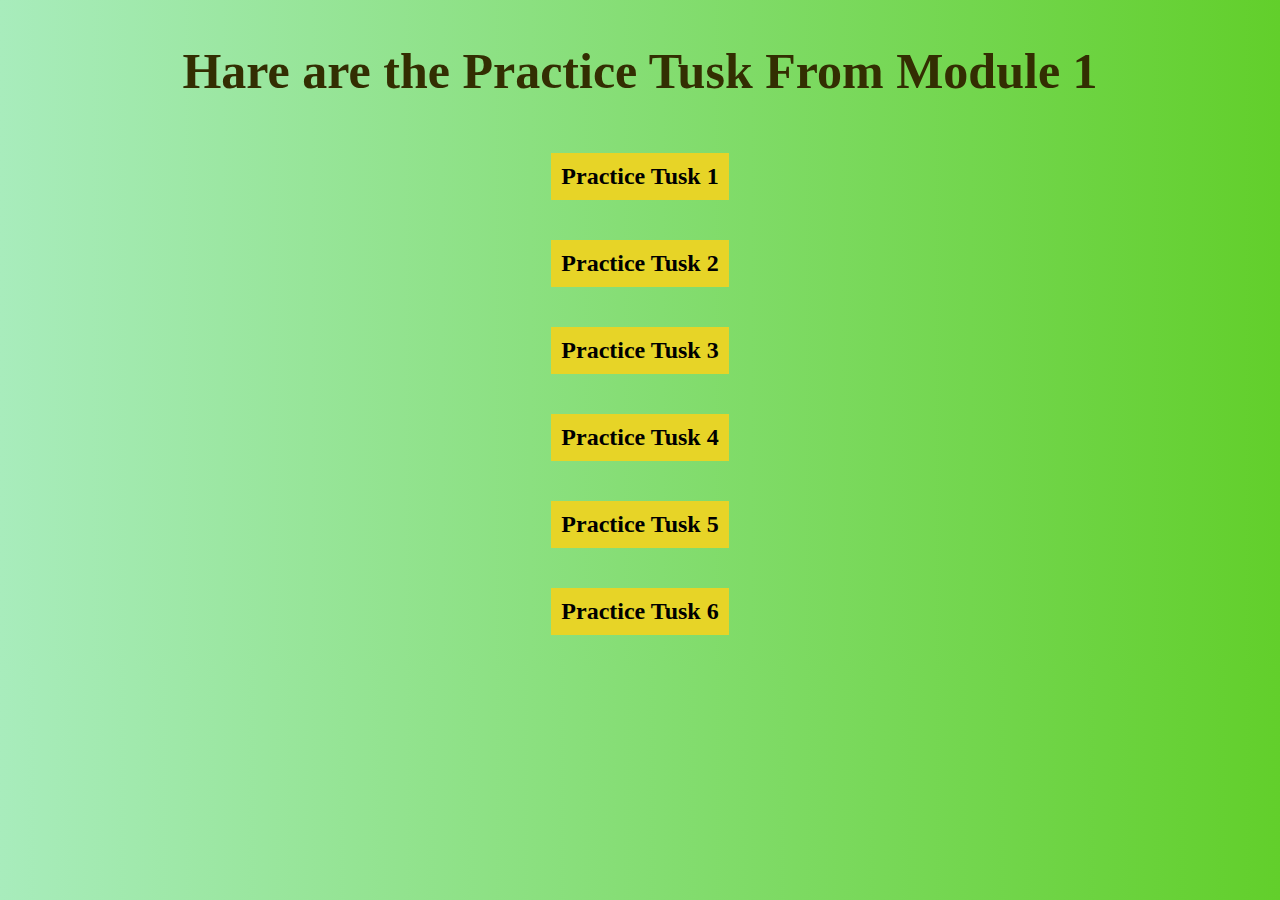
<file: index.html>
<!DOCTYPE html>
<html lang="en">
<head>
    <meta charset="UTF-8">
    <meta name="viewport" content="width=device-width, initial-scale=1.0">
    <title>Practice Tusks</title>
    <link rel="stylesheet" href="./style.css">
    <link rel="icon" href="./images/favicon.png" type="image/x-icon">
</head>
<body>
    <div>
        <h1>Hare are the Practice Tusk From Module 1</h1>
    <a href="./Tusks/task1.html">
        <h2>Practice Tusk 1</h2>
    </a>

    <a href="./Tusks/task2.html">
        <h2>Practice Tusk 2</h2>
    </a>
    <a href="./Tusks/task3.html">
        <h2>Practice Tusk 3</h2>
    </a>
    <a href="./Tusks/task4.html">
        <h2>Practice Tusk 4</h2>
    </a>
    <a href="./Tusks/task5.html">
        <h2>Practice Tusk 5</h2>
    </a>
    <a href="./Tusks/task6.html">
        <h2>Practice Tusk 6</h2>
    </a></div>
</body>
</html>
</file>
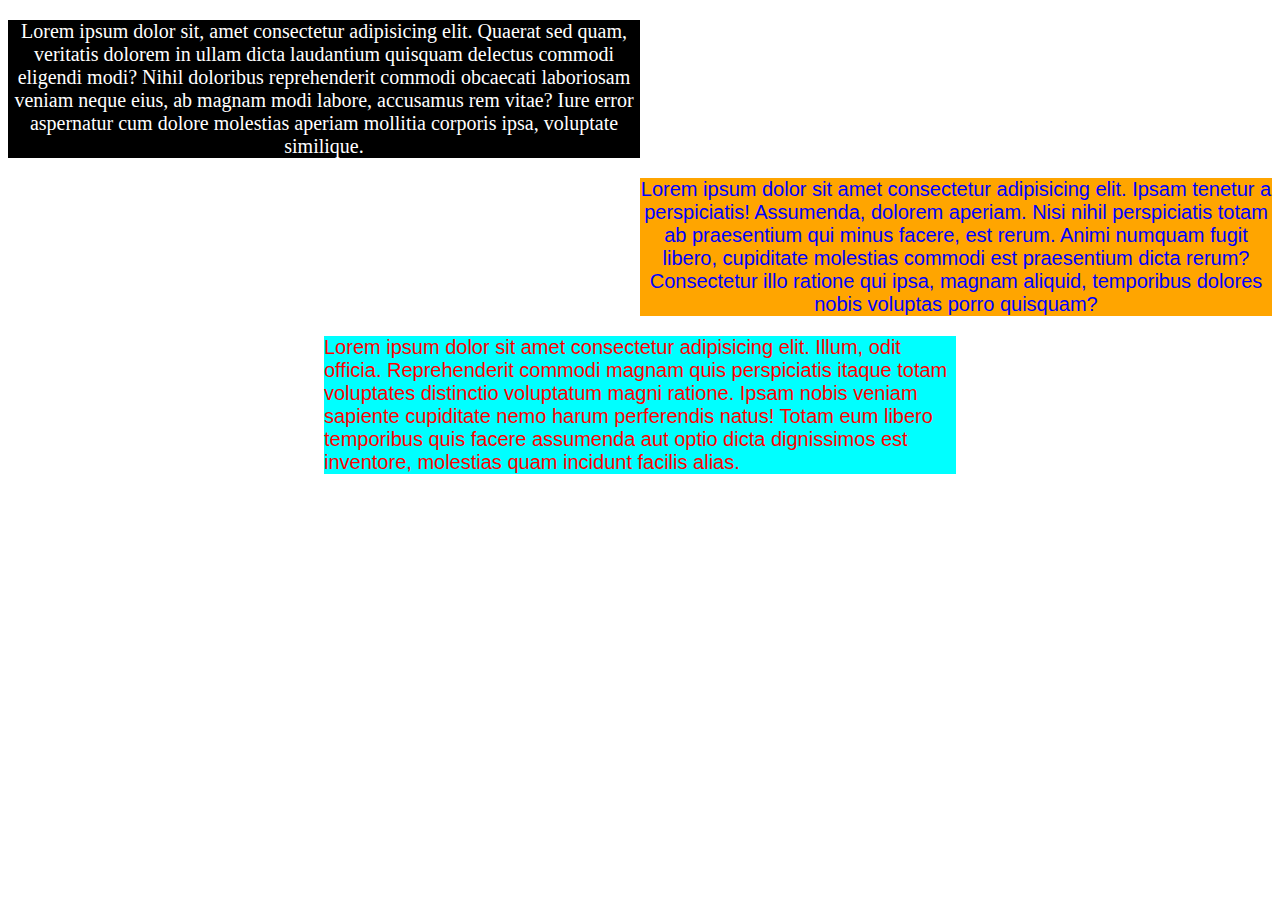
<file: Tusks/task1.html>
<!DOCTYPE html>
<html lang="en">
<head>
    <meta charset="UTF-8">
    <meta name="viewport" content="width=device-width, initial-scale=1.0">
    <title>Css Practice task 1</title>
    <link rel="stylesheet" href="./CSS/task1.css">
    <link rel="icon" href="./images/favicon.png" type="image/x-icon">
    <style>
        #trying-internal{

            color: blue;
            background-color: orange;
            font-family: Arial, Helvetica, sans-serif;
            font-size: 20px;
            text-align: center;
            margin-left: 50%;

        }
    </style>

</head>
<body>
    <p style="color: white; background-color: black; font-family: 'Times New Roman', Times, serif; font-size: 20px; width: 50%; text-align: center; ">Lorem ipsum dolor sit, amet consectetur adipisicing elit. Quaerat sed quam, veritatis dolorem in ullam dicta laudantium quisquam delectus commodi eligendi modi? Nihil doloribus reprehenderit commodi obcaecati laboriosam veniam neque eius, ab magnam modi labore, accusamus rem vitae? Iure error aspernatur cum dolore molestias aperiam mollitia corporis ipsa, voluptate similique.</p>

    <p id="trying-internal">Lorem ipsum dolor sit amet consectetur adipisicing elit. Ipsam tenetur a perspiciatis! Assumenda, dolorem aperiam. Nisi nihil perspiciatis totam ab praesentium qui minus facere, est rerum. Animi numquam fugit libero, cupiditate molestias commodi est praesentium dicta rerum? Consectetur illo ratione qui ipsa, magnam aliquid, temporibus dolores nobis voluptas porro quisquam?</p>

    <p class="trying-external">Lorem ipsum dolor sit amet consectetur adipisicing elit. Illum, odit officia. Reprehenderit commodi magnam quis perspiciatis itaque totam voluptates distinctio voluptatum magni ratione. Ipsam nobis veniam sapiente cupiditate nemo harum perferendis natus! Totam eum libero temporibus quis facere assumenda aut optio dicta dignissimos est inventore, molestias quam incidunt facilis alias.</p>

</body>
</html>
</file>
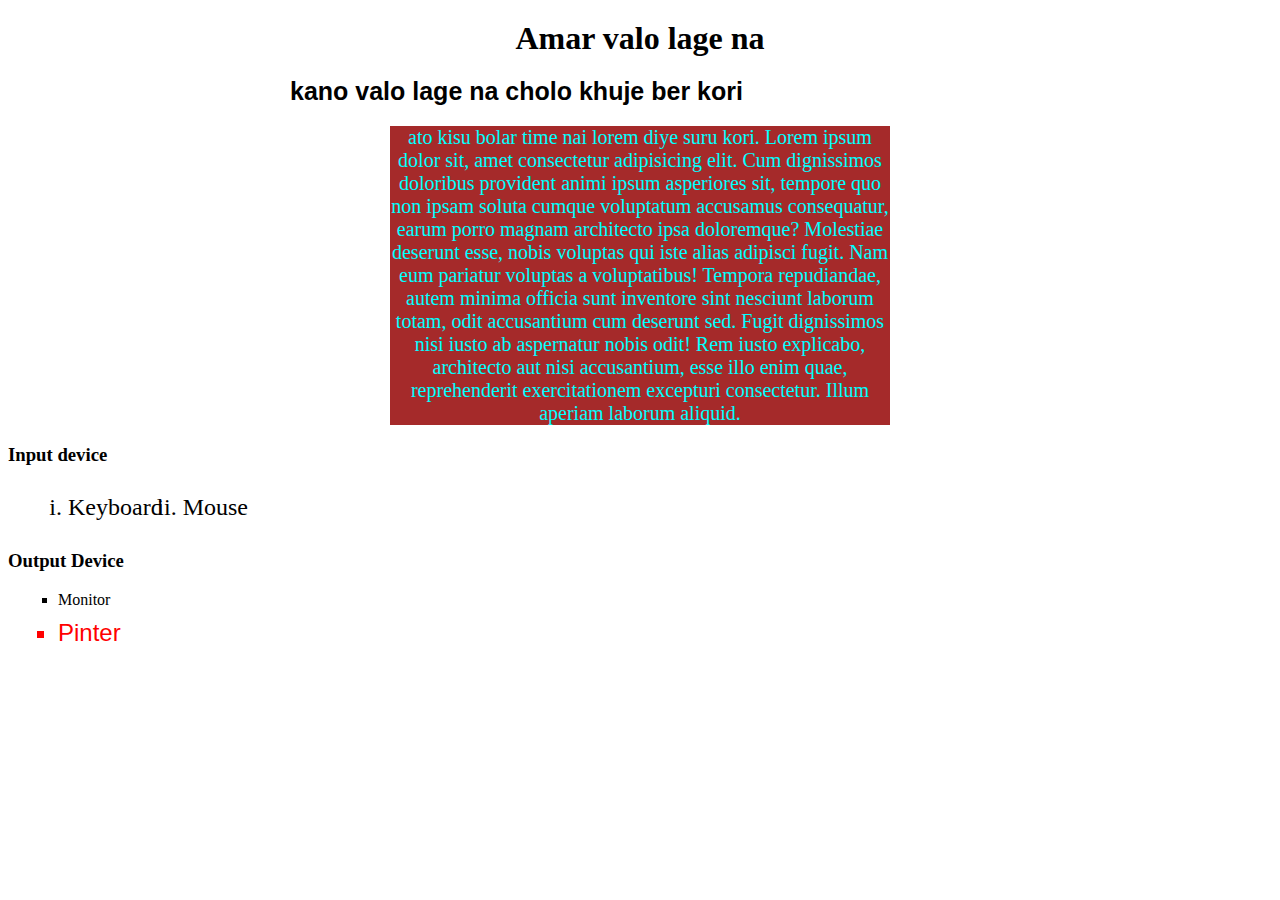
<file: Tusks/task2.html>
<!DOCTYPE html>
<html lang="en">
<head>
    <meta charset="UTF-8">
    <meta name="viewport" content="width=device-width, initial-scale=1.0">
    <title>Css Practice task 1</title>
    <link rel="stylesheet" href="./CSS/task2.css">
    <link rel="icon" href="./images/favicon.png" type="image/x-icon">

</head>
<body>
    <header>
        <h1>Amar valo lage na</h1>
        <h3 id="explore">kano valo lage na cholo khuje ber kori</h3>
        <p>ato kisu bolar time nai lorem diye suru kori. Lorem ipsum dolor sit, amet consectetur adipisicing elit. Cum dignissimos doloribus provident animi ipsum asperiores sit, tempore quo non ipsam soluta cumque voluptatum accusamus consequatur, earum porro magnam architecto ipsa doloremque? Molestiae deserunt esse, nobis voluptas qui iste alias adipisci fugit. Nam eum pariatur voluptas a voluptatibus! Tempora repudiandae, autem minima officia sunt inventore sint nesciunt laborum totam, odit accusantium cum deserunt sed. Fugit dignissimos nisi iusto ab aspernatur nobis odit! Rem iusto explicabo, architecto aut nisi accusantium, esse illo enim quae, reprehenderit exercitationem excepturi consectetur. Illum aperiam laborum aliquid.</p>
        
        <h3>Input device</h3>
        <ol type="i">
            <li class="input">Keyboard</li>
            <li class="input"> Mouse</li>
        </ol>

        <h3>Output Device</h3>
        <ul type="square">
            <li class="Output">Monitor</li>
            <li id="bair">Pinter</li>
        </ul>
    </header>
</body>
</html>
</file>
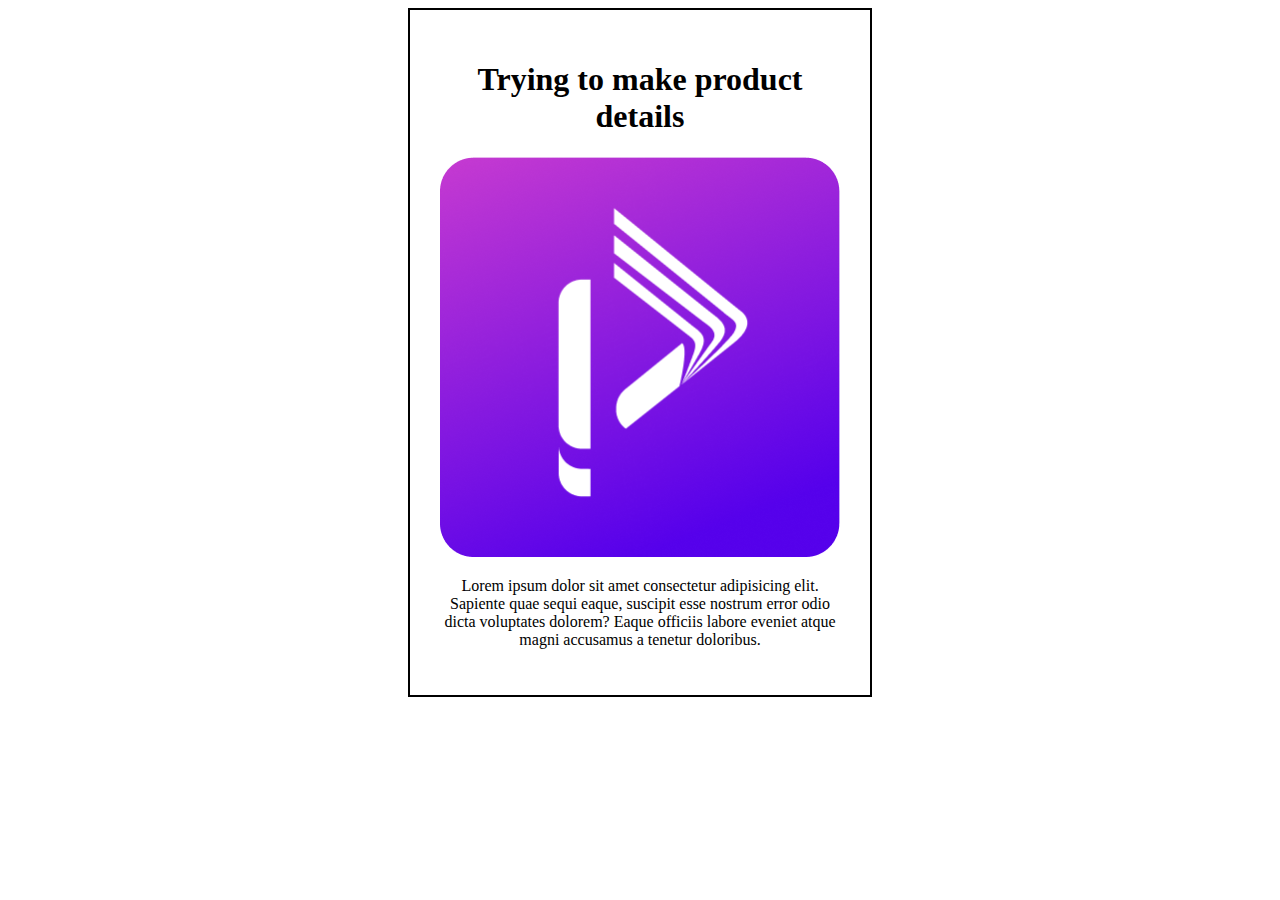
<file: Tusks/task3.html>
<!DOCTYPE html>
<html lang="en">
<head>
    <meta charset="UTF-8">
    <meta name="viewport" content="width=device-width, initial-scale=1.0">
    <title>Css Practice task 3</title>
    <link rel="stylesheet" href="./CSS/task3.css">
    <link rel="icon" href="./images/favicon.png" type="image/x-icon">

</head>
<body>
    <div id="product">
        <h1>Trying to make product details</h1>
        <img src="./images/favicon.png" alt="">
        <p class="para">Lorem ipsum dolor sit amet consectetur adipisicing elit. Sapiente quae sequi eaque, suscipit esse nostrum error odio dicta voluptates dolorem? Eaque officiis labore eveniet atque magni accusamus a tenetur doloribus.</p>
    </div>
</body>
</html>
</file>
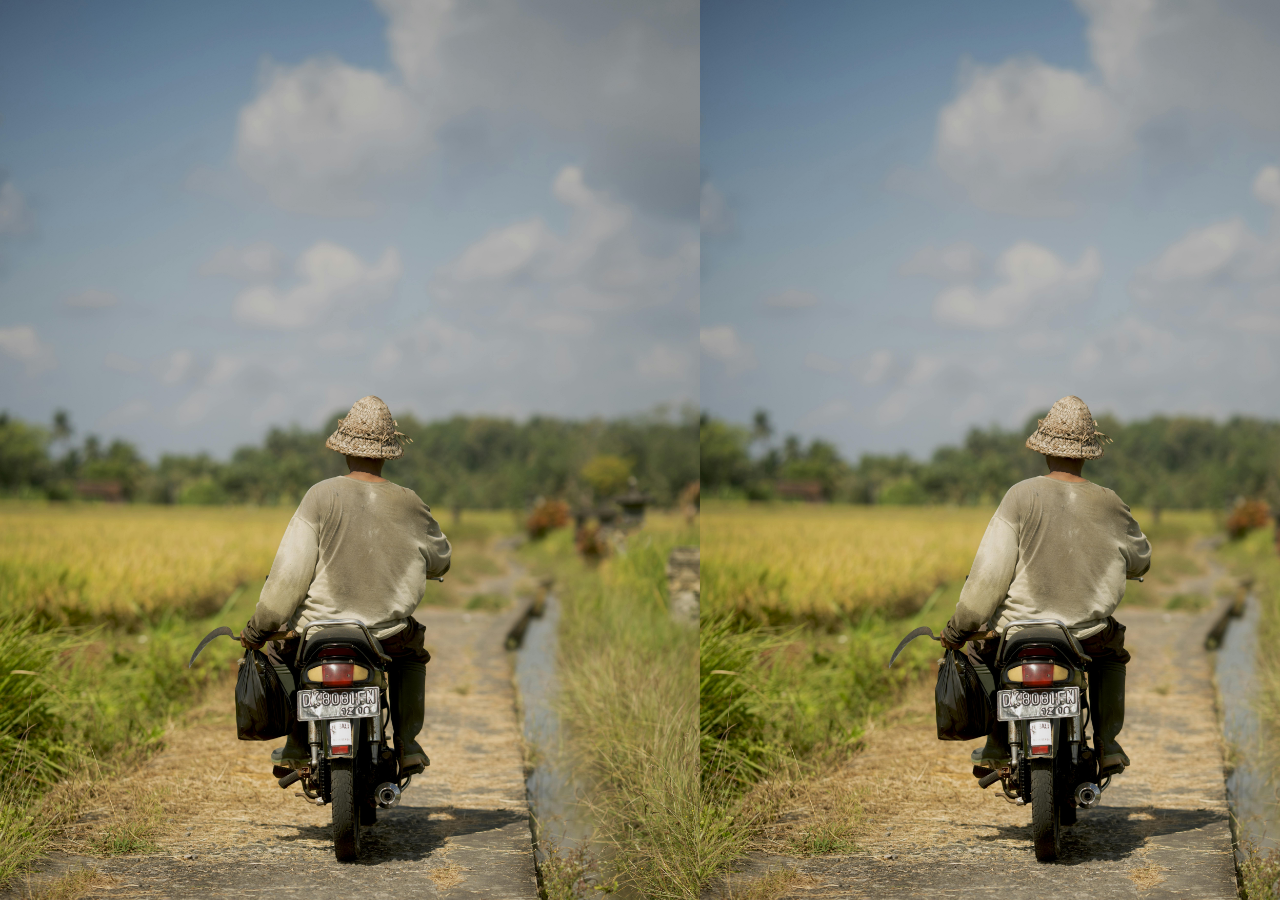
<file: Tusks/task4.html>
<!DOCTYPE html>
<html lang="en">
<head>
    <meta charset="UTF-8">
    <meta name="viewport" content="width=device-width, initial-scale=1.0">
    <title>Css Practice task 1</title>
    <link rel="stylesheet" href="./CSS/task4.css">
    <link rel="icon" href="./images/favicon.png" type="image/x-icon">

</head>
<body>
    
</body>
</html>
</file>
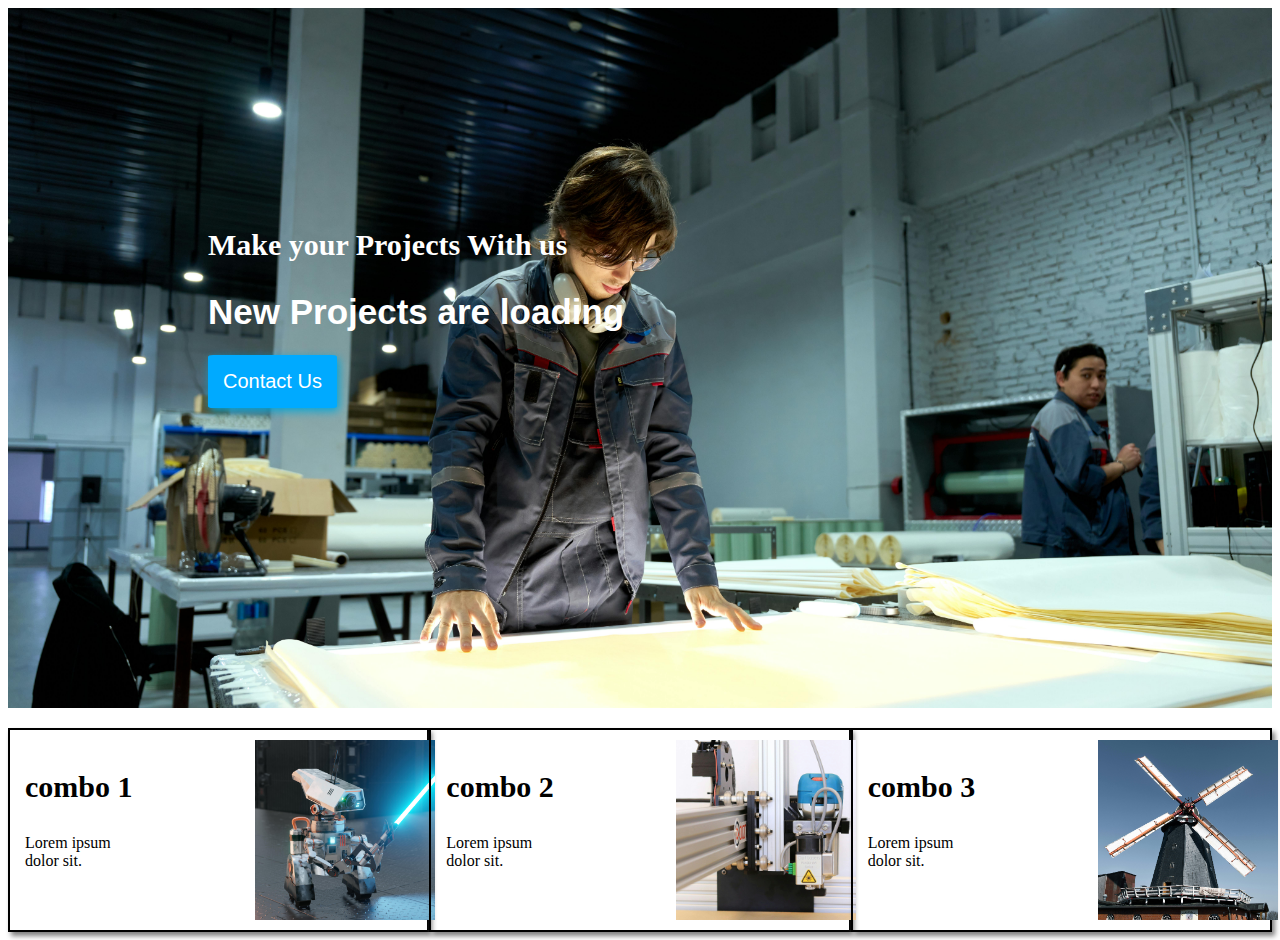
<file: Tusks/task5.html>
<!DOCTYPE html>
<html lang="en">
<head>
    <meta charset="UTF-8">
    <meta name="viewport" content="width=device-width, initial-scale=1.0">
    <title>Css Practice task 5</title>
    <link rel="stylesheet" href="./CSS/task5.css">
    <link rel="icon" href="./images/favicon.png" type="image/x-icon">

</head>
<body>
    <div>
        <div class="maindiv">
            <div class="secound">
                <h3>Make your Projects With us</h3>
                <h1>New Projects are loading</h1>
                <button>Contact Us</button>
            </div>
        </div>
    </div>
<div class="third">
    <div class="cartmain">
        <div class="subcart">
            <div class="parent">
                <div class="endcart">
                    <h3 class="cartheader">
                        combo 1
                    </h3>
                    <p>
                        Lorem ipsum dolor sit.
                    </p>
                </div>
                <img class="cartimg" src="./CSS/pexels-icliff-agendia-272682659-13194386.jpg" alt="">
            </div>
        </div>
    </div>
    <div class="cartmain">
        <div class="subcart">
            <div class="parent">
                <div class="endcart">
                    <h3 class="cartheader">
                        combo 2
                    </h3>
                    <p>
                        Lorem ipsum dolor sit.
                    </p>
                </div>
                <img class="cartimg" src="./CSS/pexels-optlasers-7097296.jpg" alt="">
            </div>
        </div>
    </div>
    <div class="cartmain">
        <div class="subcart">
            <div class="parent">
                <div class="endcart">
                    <h3 class="cartheader">
                        combo 3
                    </h3>
                    <p>
                        Lorem ipsum dolor sit.
                    </p>
                </div>
                <img class="cartimg" src="./CSS/pexels-wolfgang-weiser-467045605-33795288.jpg" alt="">
            </div>
        </div>
    </div>
</div>
</body>
</html>
</file>
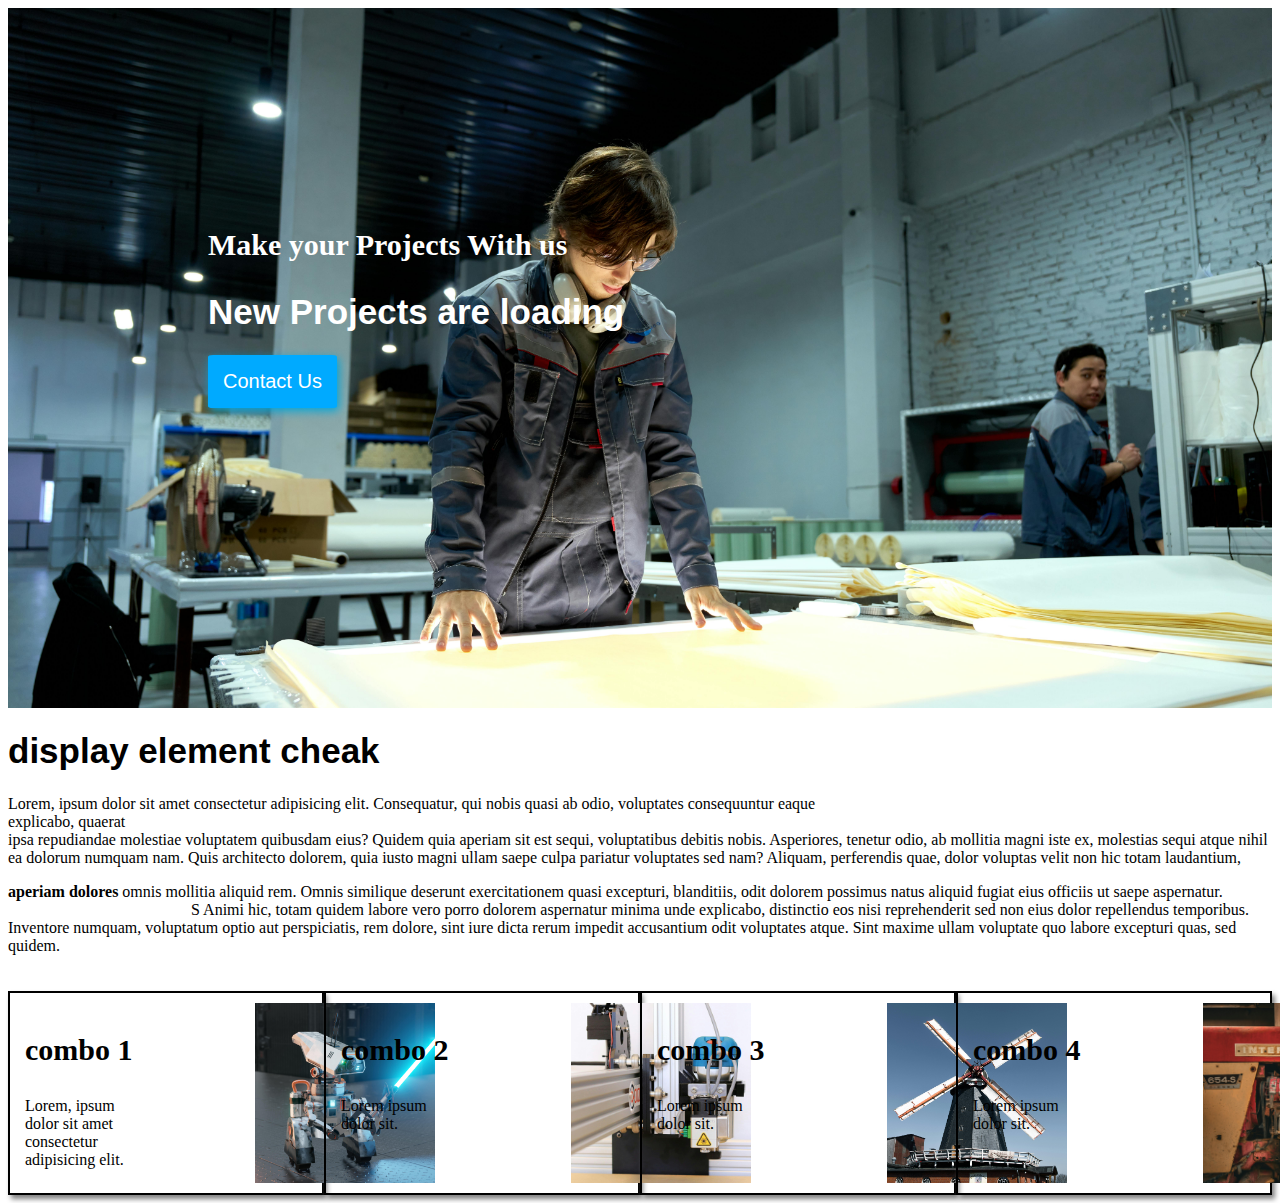
<file: Tusks/task6.html>
<!DOCTYPE html>
<html lang="en">
<head>
    <meta charset="UTF-8">
    <meta name="viewport" content="width=device-width, initial-scale=1.0">
    <title>Css Practice task 6</title>
    <link rel="stylesheet" href="./CSS/task6.css">
    <link rel="icon" href="./images/favicon.png" type="image/x-icon">

</head>
<body>
    <div>
        <div class="maindiv">
            <div class="secound">
                <h3>Make your Projects With us</h3>
                <h1>New Projects are loading</h1>
                <button>Contact Us</button>
            </div>
        </div>
    </div>
    <div>
        <h1 class="displayh1">display element cheak</h1>
        <p>Lorem, ipsum dolor sit amet consectetur adipisicing elit. Consequatur, qui nobis quasi ab odio, voluptates consequuntur eaque <span class="inline1">explicabo, quaerat</span> ipsa repudiandae molestiae voluptatem quibusdam eius? Quidem quia aperiam sit est sequi, voluptatibus debitis nobis. Asperiores, tenetur odio, ab mollitia magni iste ex, molestias sequi atque nihil ea dolorum numquam nam. Quis architecto dolorem, quia iusto magni ullam saepe culpa pariatur voluptates sed nam? Aliquam, perferendis quae, dolor voluptas velit non hic totam laudantium,<p class="inline-p">aperiam dolores</p>  omnis mollitia aliquid rem. Omnis similique deserunt exercitationem quasi excepturi, blanditiis, odit dolorem possimus natus aliquid fugiat eius officiis ut saepe aspernatur. <span class="hidden1">imilique molestias eius eum.</span>S Animi hic, totam quidem labore vero porro dolorem aspernatur minima unde explicabo, distinctio eos nisi reprehenderit sed non eius dolor repellendus temporibus. Inventore numquam, voluptatum optio aut perspiciatis, rem dolore, sint iure dicta rerum impedit accusantium odit voluptates atque. Sint maxime ullam voluptate quo labore excepturi quas, sed quidem.</p>
    </div>
<div class="third">
    <div class="cartmain1">
        <div class="subcart">
            <div class="parent">
                <div class="endcart">
                    <h3 class="cartheader">
                        combo 1
                    </h3>
                    <p>
                        Lorem, ipsum dolor <span>sit</span> amet consectetur adipisicing elit. 
                    </p>
                </div>
                <img class="cartimg" src="./CSS/pexels-icliff-agendia-272682659-13194386.jpg" alt="">
            </div>
        </div>
    </div>
    <div class="cartmain2">
        <div class="subcart">
            <div class="parent">
                <div class="endcart">
                    <h3 class="cartheader">
                        combo 2
                    </h3>
                    <p>
                        Lorem ipsum dolor sit.
                    </p>
                </div>
                <img class="cartimg" src="./CSS/pexels-optlasers-7097296.jpg" alt="">
            </div>
        </div>
    </div>
    <div class="cartmain3">
        <div class="subcart">
            <div class="parent">
                <div class="endcart">
                    <h3 class="cartheader">
                        combo 3
                    </h3>
                    <p>
                        Lorem ipsum dolor sit.
                    </p>
                </div>
                <img class="cartimg" src="./CSS/pexels-wolfgang-weiser-467045605-33795288.jpg" alt="">
            </div>
        </div>
    </div>
    <div class="cartmain4">
        <div class="subcart">
            <div class="parent">
                <div class="endcart">
                    <h3 class="cartheader">
                        combo 4
                    </h3>
                    <p>
                        Lorem ipsum dolor sit.
                    </p>
                </div>
                <img class="cartimg" src="./CSS/pexels-ramazan-gun-2147851316-33300342.jpg" alt="">
            </div>
        </div>
    </div>
</div>

</body>
</html>
</file>
<file: style.css>
a{
    text-decoration: none;
}
h2
{
    background-color: rgb(231, 212, 39);
    margin: 20px;
    padding: 10px;
    color: black;
}
div
{
    display: flex;
    justify-content: center;
    align-items: center;
    flex-direction: column;
}

h2:hover
{
    background-color: rgb(0, 0, 0);
    margin: 20px;
    padding: 10px;
    color: rgb(255, 255, 255);
    transition: 300ms;
}
body
{
    background: linear-gradient(to right, rgb(168, 236, 188),rgb(98, 207, 43));
}
h1
{
    color: rgb(51, 46, 2);
    font-size: 50px;
}
</file>
<file: Tusks/CSS/task1.css>
.trying-external
{
    width: 50%;
    margin: auto;
    color: red;
    background-color: cyan;
    font-size: 20px;
    font-family: Verdana, Geneva, Tahoma, sans-serif;

}
</file>
<file: Tusks/CSS/task2.css>
p{
    color: aqua;
    background-color: brown;
    width: 500px;
    margin: auto;
    text-align: center;
    font-size: 20px;
}
h1
{
    margin:20px auto;
    text-align: center;
    width: 500px;
}

#explore
{
    font-size: 25px;
    font-family: Verdana, Geneva, Tahoma, sans-serif;
    width: 700px;
    margin:20px auto;
}

ol
{
    display: flex;
    margin: 10px;
}

li{
    margin: 10px;
}

.input
{
    font-size: x-large;
}

#bair
{
    font-size: x-large;
    color: red;
    font-family: Impact, Haettenschweiler, 'Arial Narrow Bold', sans-serif;
}
</file>
<file: Tusks/CSS/task3.css>
#product
{
    width: 400px;
    margin: auto;
    text-align: center;
    border: 2px solid black;
    padding: 30px;
}

h1
{
    font-family: Georgia, 'Times New Roman', Times, serif;
}

.para
{
    font-family: Georgia, 'Times New Roman', Times, serif;
}
</file>
<file: Tusks/CSS/task4.css>
.hello
{
    width: 400px;
    margin: auto;
    text-align: center;
    border: 2px solid red;
    padding: 30px;
    display: block;
}

h1
{
    font-family: Georgia, 'Times New Roman', Times, serif;
    display: block;
}

.para
{
    font-family: Georgia, 'Times New Roman', Times, serif;
    background-color: azure;
}

div {
    display: flex;
    justify-content: center;
    gap: 20px;
    padding: 20px;
}

body
{
    background-image: url(./pexels-thomas-balabaud-735585-17474740.jpg);
    background-size: 700px;
    background-repeat: repeat-x;
}
</file>
<file: Tusks/CSS/task5.css>
.maindiv{

    background-image: url(./pexels-oskelaq-35383622.jpg);
    background-size: 100%;
    width: 90;
    height: 700px;
    margin: 0px;
}

h3{
    color: white;
    font-family: serif;
    font-size: 30px;
}

h1{
    color: white;
    font-family: Verdana, Geneva, Tahoma, sans-serif;
    font-size: 35px;
}

.secound
{
    padding-top: 190px;
    padding-left: 200px;
}

button
{
    background-color: rgb(0, 170, 255);
    color: white;
    font-size: 20px;
    padding: 15px;
    border: none;
    border-radius: 4%;
    box-shadow: 2px 3px 10px rgb(3, 166, 215);
}

button:hover
{
    background-color: rgb(0, 170, 255);
    color: white;
    font-size: 24px;
    padding: 20px;
    border: none;
    border-radius: 4%;
    box-shadow: 2px 3px 10px rgb(3, 166, 215);
    transition: 500ms;
}
.cartmain
{
    width: 450px;
    height: 200px;
    border: 2px solid black;
    margin: auto;
    margin-top: 20px;
    display: flex;
    justify-content: space-between;
    box-shadow: 3px 4px 5px gray;
}

.parent{
    display: flex;
    justify-content: space-between;
    gap: 110px;
}
.subcart
{
    width: 180px;
    height: 180px;
    margin-top: 10px;
    margin-left: 15px;

    
}

.cartheader
{
    color: black;
    width: 120px;

}

.cartimg
{
    width: 190px;
    height: 180px;

}
.endcart
{
    width: 170px;
}

.third
{
    display: flex;
    justify-content: center;
}
</file>
<file: Tusks/CSS/task6.css>
.maindiv{

    background-image: url(./pexels-oskelaq-35383622.jpg);
    background-size: 100%;
    width: 90;
    height: 700px;
    margin: 0px;
}

h3{
    color: white;
    font-family: serif;
    font-size: 30px;
}

h1{
    color: white;
    font-family: Verdana, Geneva, Tahoma, sans-serif;
    font-size: 35px;
}

.secound
{
    padding-top: 190px;
    padding-left: 200px;
}

button
{
    background-color: rgb(0, 170, 255);
    color: white;
    font-size: 20px;
    padding: 15px;
    border: none;
    border-radius: 4%;
    box-shadow: 2px 3px 10px rgb(3, 166, 215);
}

button:hover
{
    background-color: rgb(0, 170, 255);
    color: white;
    font-size: 24px;
    padding: 20px;
    border: none;
    border-radius: 4%;
    box-shadow: 2px 3px 10px rgb(3, 166, 215);
    transition: 500ms;
}
.cartmain1
{
    width: 450px;
    height: 200px;
    border: 2px solid black;
    margin: auto;
    margin-top: 20px;
    display: flex;
    justify-content: space-between;
    box-shadow: 3px 4px 5px gray;
    

}

.cartmain2
{
    width: 450px;
    height: 200px;
    border: 2px solid black;
    margin: auto;
    margin-top: 20px;
    display: flex;
    justify-content: space-between;
    box-shadow: 3px 4px 5px gray;

}




.cartmain3
{
    width: 450px;
    height: 200px;
    border: 2px solid black;
    margin: auto;
    margin-top: 20px;
    display: flex;
    justify-content: space-between;
    box-shadow: 3px 4px 5px gray;
    visibility: inherit;

}

.cartmain4
{
    width: 450px;
    height: 200px;
    border: 2px solid black;
    margin: auto;
    margin-top: 20px;
    display: flex;
    justify-content: space-between;
    box-shadow: 3px 4px 5px gray;;

}


.parent{
    display: flex;
    justify-content: space-between;
    gap: 110px;
}
.subcart
{
    width: 180px;
    height: 180px;
    margin-top: 10px;
    margin-left: 15px;

    
}

.cartheader
{
    color: black;
    width: 120px;

}

.cartimg
{
    width: 190px;
    height: 180px;

}
.endcart
{
    width: 170px;
}

.third
{
    display: flex;
    justify-content: center;
}
.inline1{
    display: block;
}

.inline-p
{
    display: inline;
    font-weight: bolder;
}

.displayh1
{
    color: rgb(0, 0, 0);
}

.hidden1
{
    visibility: hidden;
}
</file>
